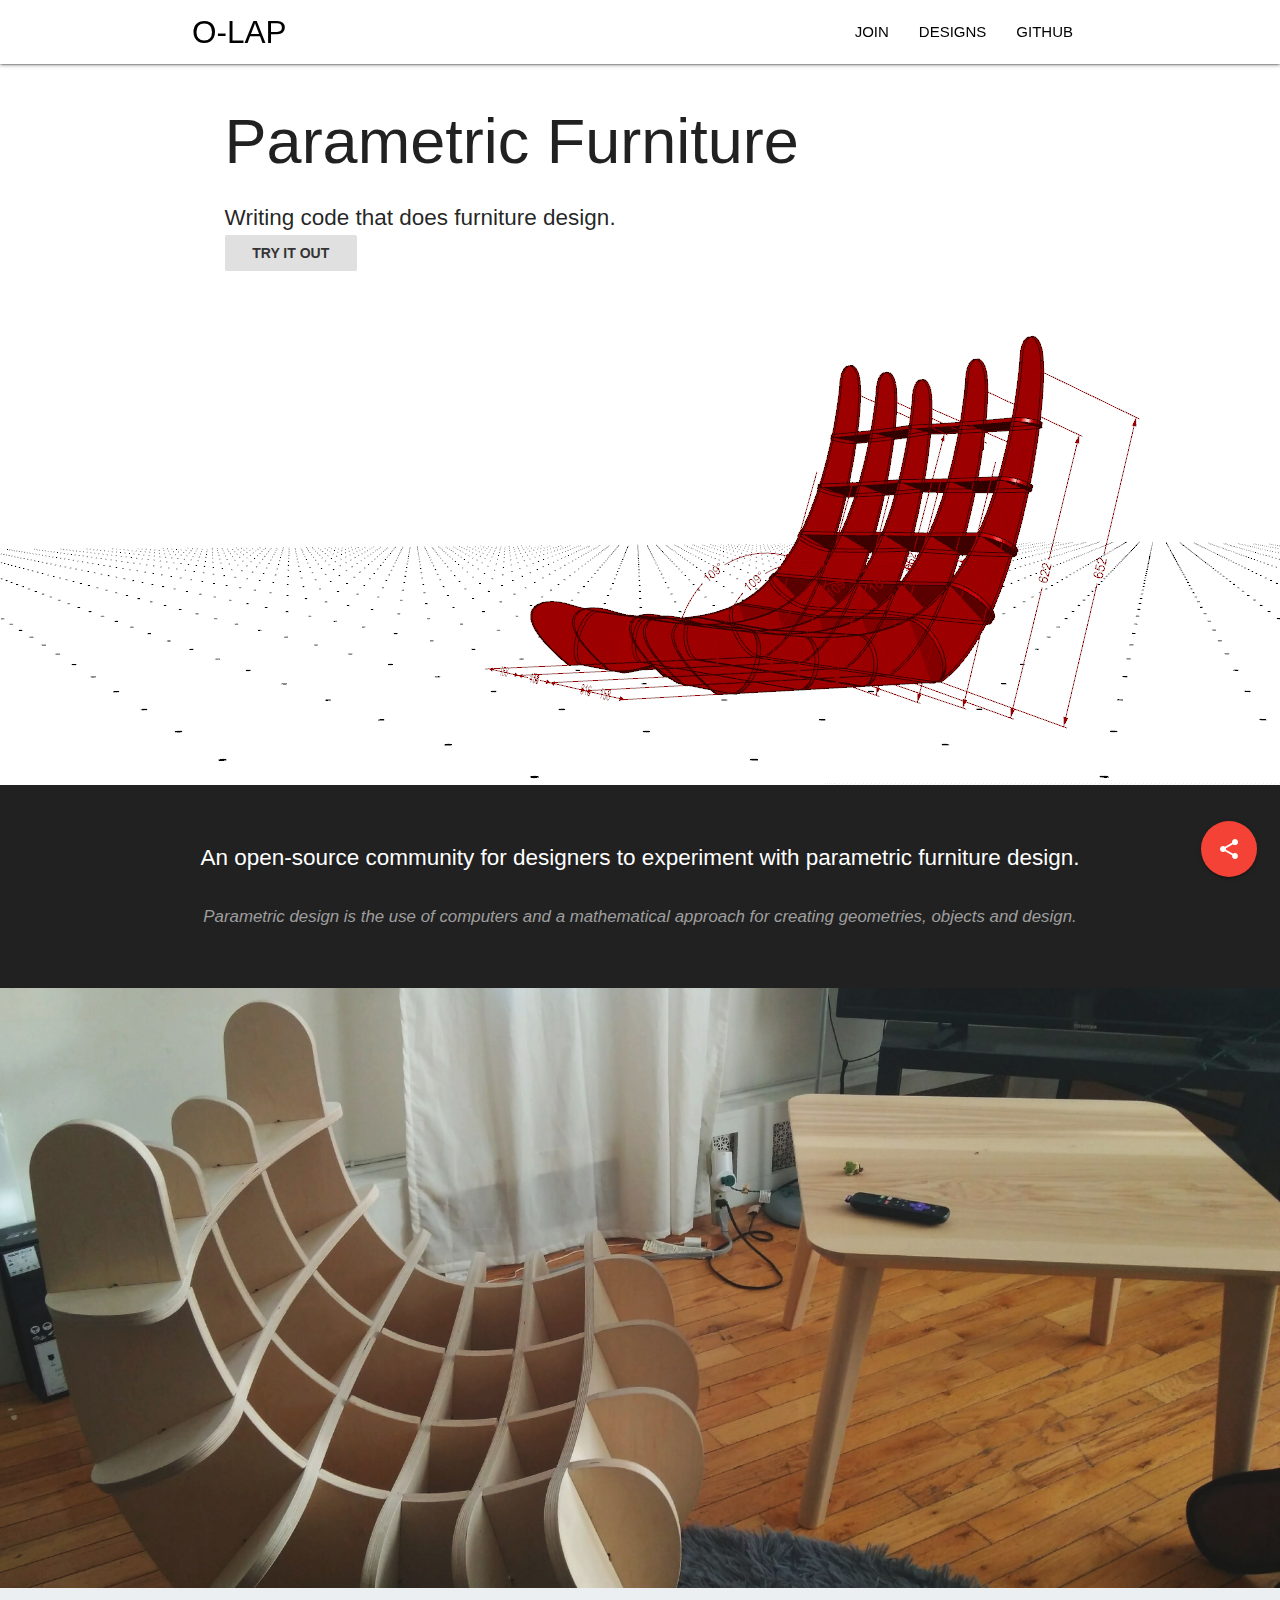
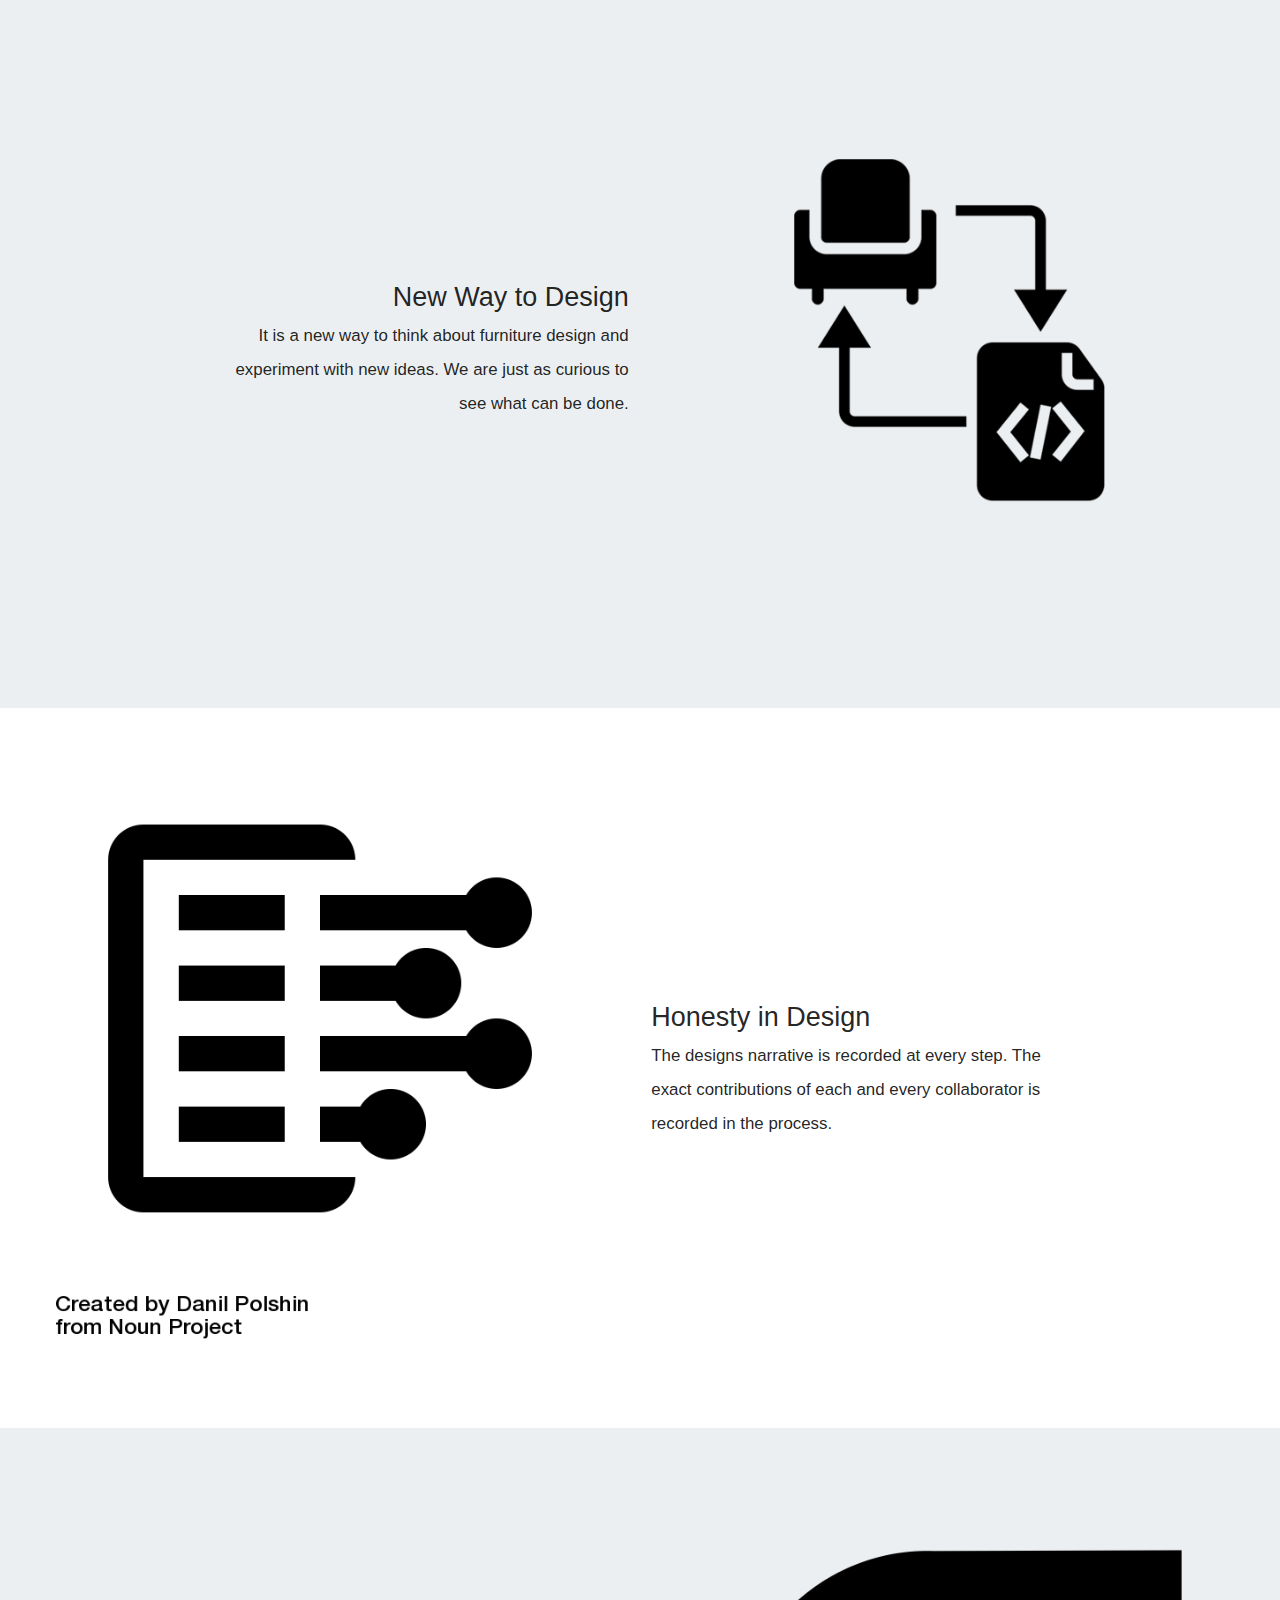
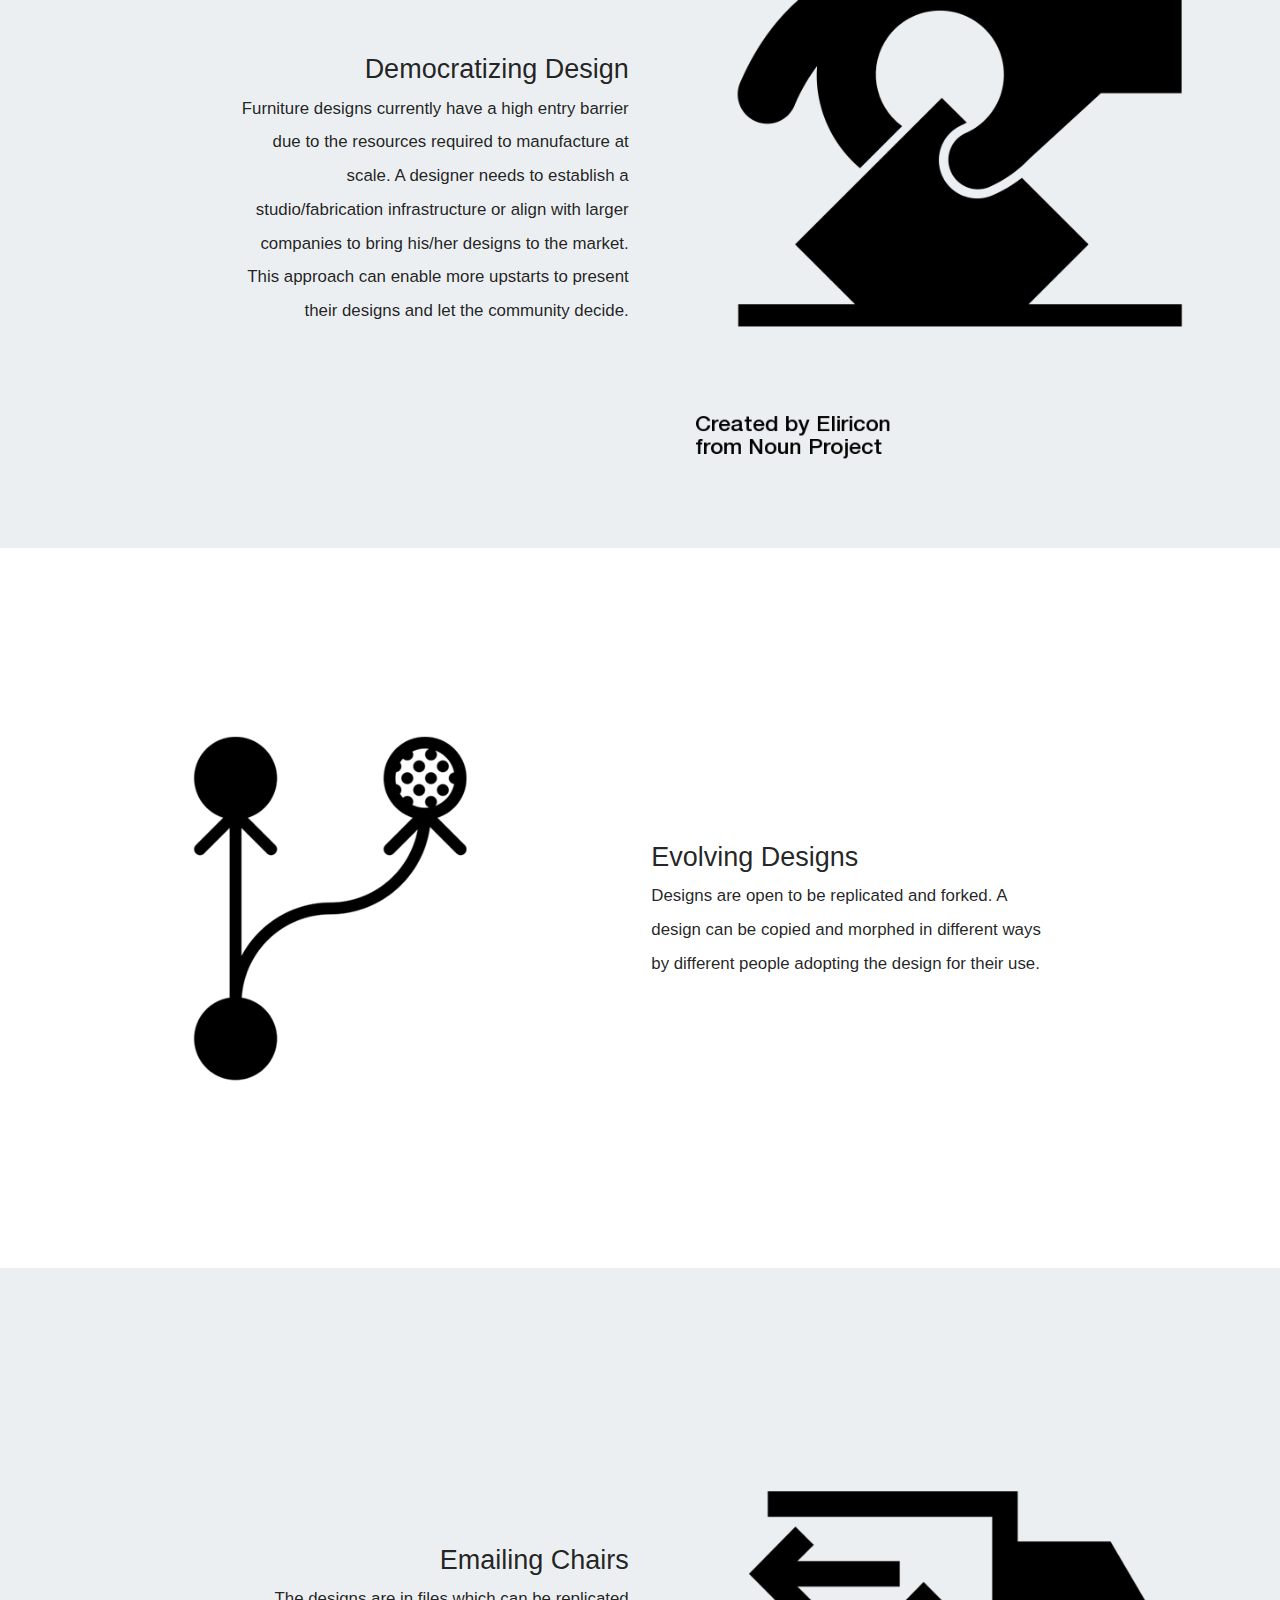
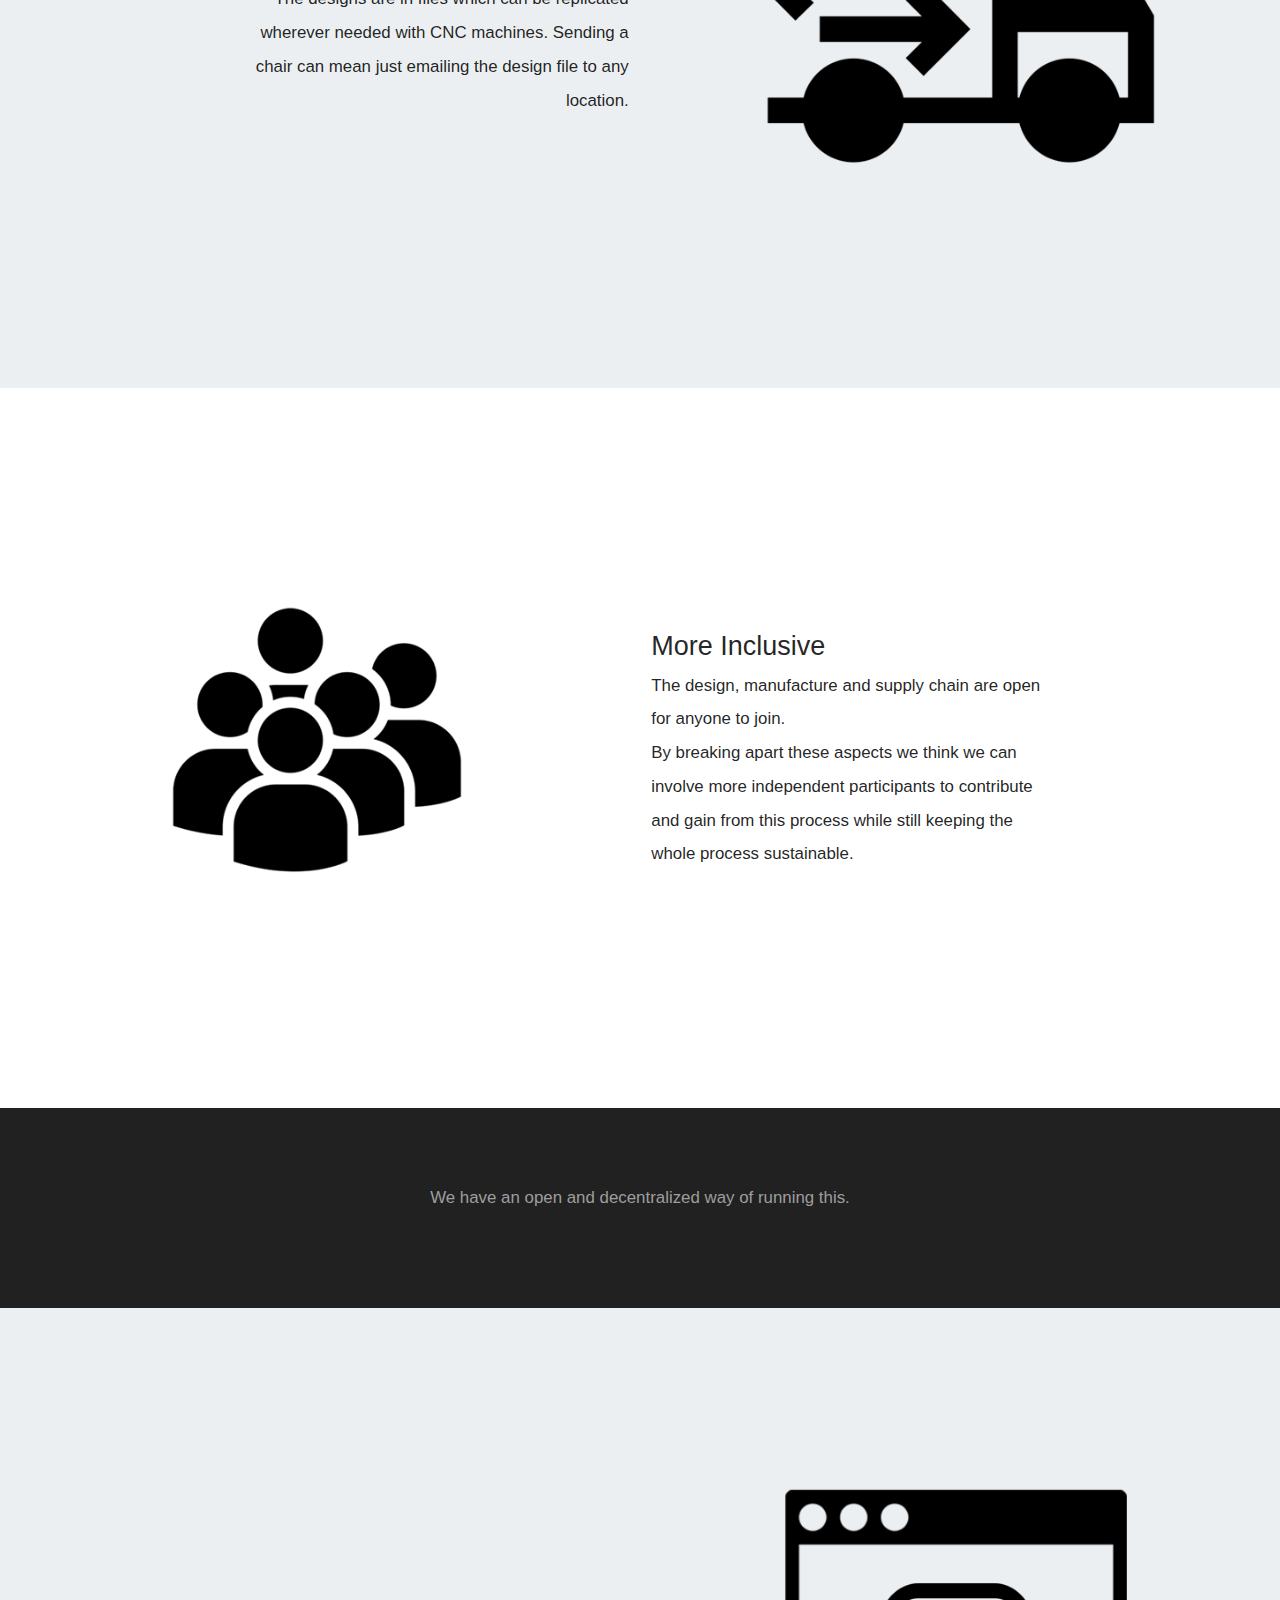
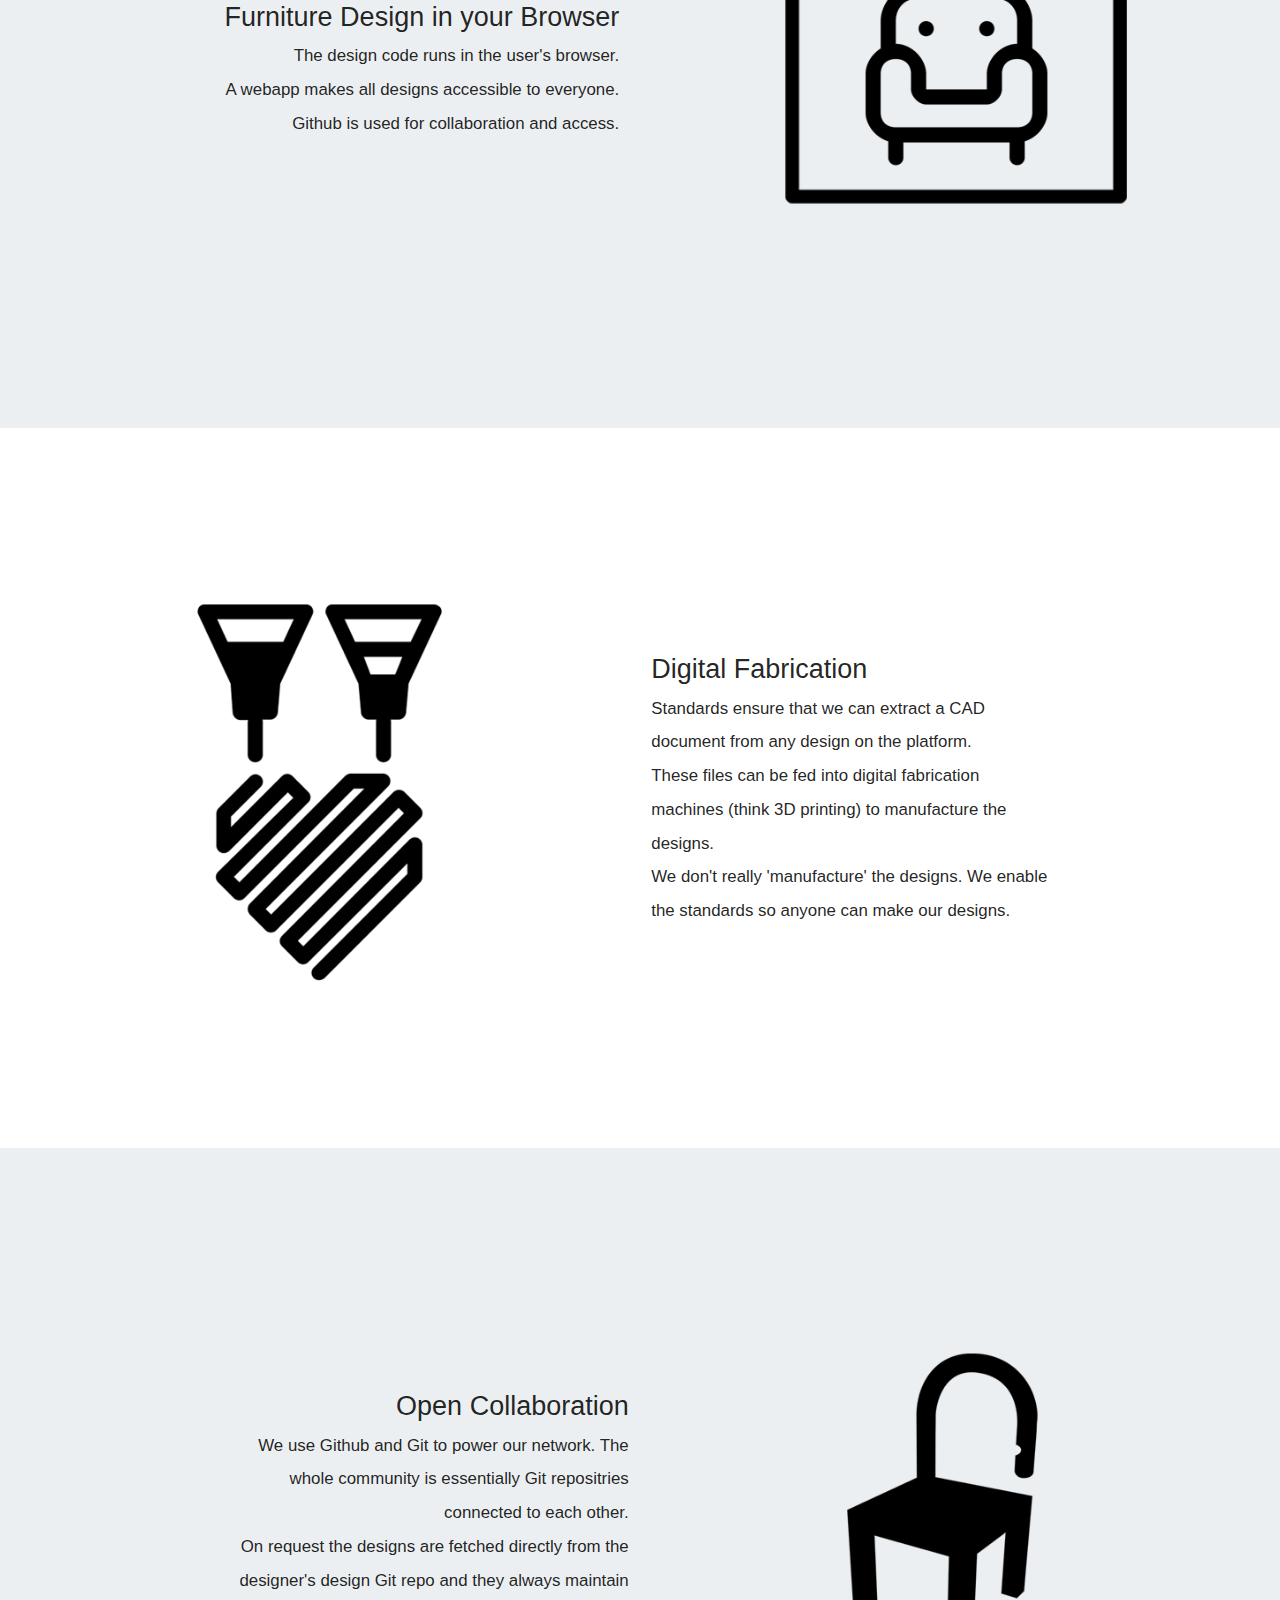
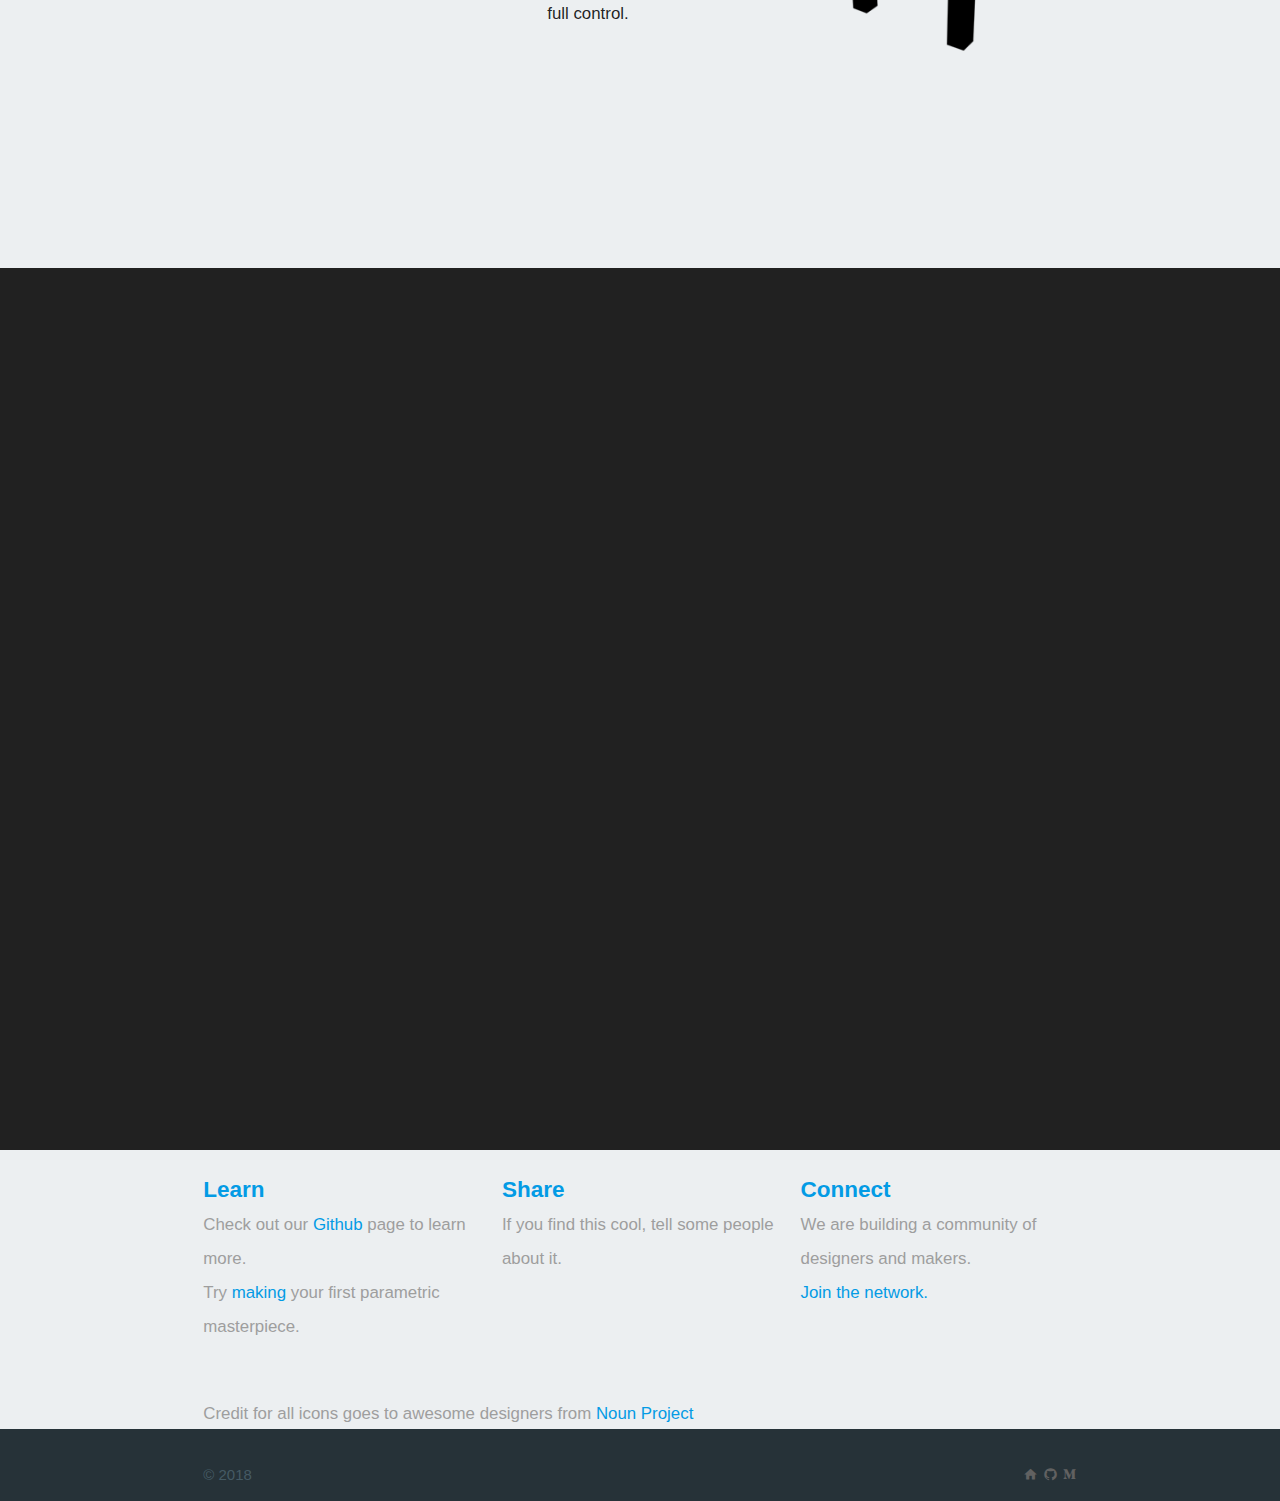
<file: index.html>
<!DOCTYPE html>
<html lang="en">
<head>
  <meta name="description" content="Open source community for parametric furniture designs.">
  <meta http-equiv="Content-Type" content="text/html; charset=UTF-8"/>
  <meta name="viewport" content="width=device-width, initial-scale=1, maximum-scale=1.0"/>
  <!-- Global site tag (gtag.js) - Google Analytics -->
  <script async src="https://www.googletagmanager.com/gtag/js?id=UA-108798285-2"></script>
  <script>
    window.dataLayer = window.dataLayer || [];
    function gtag(){dataLayer.push(arguments);}
    gtag('js', new Date());

    gtag('config', 'UA-108798285-2');
  </script>
  <title>O-LAP | Parametric Furniture</title>

  <link rel="apple-touch-icon" sizes="180x180" href="./favicon/apple-touch-icon.png">
  <link rel="icon" type="image/png" sizes="32x32" href="./favicon/favicon-32x32.png">
  <link rel="icon" type="image/png" sizes="16x16" href="./favicon/favicon-16x16.png">
  <link rel="manifest" href="/favicon/site.webmanifest">
  <link rel="mask-icon" href="/favicon/safari-pinned-tab.svg" color="#5bbad5">
  <meta name="msapplication-TileColor" content="#da532c">
  <meta name="theme-color" content="#ffffff">

  <!-- CSS  -->
  <link href="https://fonts.googleapis.com/icon?family=Material+Icons" rel="stylesheet">
  <link href="olap/css/materialize.min.css" type="text/css" rel="stylesheet" media="screen,projection"/>
  <link href="olap/css/style.css" type="text/css" rel="stylesheet" media="screen,projection"/>
  <link href="olap/css/materialdesignicons.min.css" media="all" rel="stylesheet" type="text/css" />
</head>
<body class="blue-grey lighten-5">
<main>



  <div class="navbar-fixed">
    <nav class="white">
      <div class="container">
        <div class="nav-wrapper">
          <a href="index.html" class="brand-logo black-text">O-LAP</a>
          <a href="#" data-target="mobile-demo" class="sidenav-trigger"><i class="material-icons black-text">menu</i></a>
          <ul class="right hide-on-med-and-down">
            <li><a href="https://docs.google.com/forms/d/e/1FAIpQLSdqJqUi4hFZ2Bkn1Z5ugCe2EtRfUCQTgL9GThK8CKvXKP6F1Q/viewform" target="_blank" class="black-text">JOIN</a></li>
            <li><a href="designs.html" class="black-text">DESIGNS</a></li>
            <li><a href="https://github.com/O-LAP/home" target="_blank" class="black-text">GITHUB</a></li>
          </ul>
        </div>
      </div>
    </nav>
  </div>

  <ul class="sidenav" id="mobile-demo">
    <li><a href="index.html">HOME</a></li>
    <li><a href="https://github.com/O-LAP/home">GITHUB</a></li>
    <li><a href="designs.html">DESIGNS</a></li>
    <li><a href="https://docs.google.com/forms/d/e/1FAIpQLSdqJqUi4hFZ2Bkn1Z5ugCe2EtRfUCQTgL9GThK8CKvXKP6F1Q/viewform">JOIN</a></li>
  </ul>



  <div class="divider"></div>


  <div class="large-text">
    <div class="ht-720 white" id="banner">
      <div class="row">
          <div class="col l2"></div>
          <div class="col l6 left">
            <h1 class="header light">Parametric Furniture</h1>
            <span class="">Writing code that does furniture design.</span></br>
            <a class="waves-effect waves-dark btn-flat grey lighten-2" href="https://o-lap.org/app.html?a=amitlzkpa&r=o-lap_plato">&nbsp;&nbsp;&nbsp;<b>TRY IT OUT</b>&nbsp;&nbsp;&nbsp;</a>
          </div>
          <div class="l4"></div>
      </div>
    </div>






    <div class="row grey darken-4 valign-wrapper ht-200">
      <div class="col l12 m12 s12">
        <div class="center-align container">
          </br>
          <p class="white-text">An open-source community for designers to experiment with parametric furniture design.</p>
          <span class="grey-text"><small><i>Parametric design is the use of computers and a mathematical approach for creating geometries, objects and design.</i></small></p>
          </br>
        </div>
      </div>
    </div>





    <div class="slider ht-600">
      <ul class="slides">
        <li>
          <img src="./imgs/chair_01.jpg">
        </li>
        <li>
          <img src="./imgs/chair_02.jpg">
        </li>
        <li>
          <img src="./imgs/chair_03.jpg">
        </li>
      </ul>
    </div>









    <div class="row hide-on-med-and-down">
      <div class="col l4 offset-l2 right-align">
        <div class="valign-wrapper ht-720">
          <div class="valign">
            <p>
              <big>New Way to Design</big></br>
              <small>It is a new way to think about furniture design and experiment with new ideas. We are just as curious to see what can be done.</small>
            </p>
          </div>
        </div>
      </div>
      <div class="col l6 left">
        <div class="valign-wrapper ht-720">
          <div class="valign">
            <img src="./imgs/noun_281574_cc-noun_1678025_cc.png" class="responsive-img" />
          </div>
        </div>
      </div>
    </div>

    <div class="row hide-on-large-only ht-720 valign-wrapper">
      <div class="valign">
        <div class="col l12 center-align">
          <p>
            <big>New Way to Design</big></br>
            <small>It is a new way to think about furniture design and experiment with new ideas. We are just as curious to see what can be done.</small>
          </p>
        </div>
        <div class="col l12 center-align">
          <img src="./imgs/noun_281574_cc-noun_1678025_cc.png" class="responsive-img" />
        </div>
      </div>
    </div>







    <div class="row hide-on-med-and-down white">
      <div class="col l6">
        <div class="valign-wrapper ht-720 right">
          <div class="valign">
            <img src="./imgs/noun_1375883_cc.png" class="responsive-img" />
          </div>
        </div>
      </div>
      <div class="col l4 left-align">
        <div class="valign-wrapper ht-720">
          <div class="valign">
            <p>
              <big>Honesty in Design</big></br>
              <small>The designs narrative is recorded at every step. The exact contributions of each and every collaborator is recorded in the process.</small>
            </p>
          </div>
        </div>
      </div>
    </div>

    <div class="row hide-on-large-only ht-720 valign-wrapper white">
      <div class="valign">
        <div class="col l12 center-align">
          <p>
            <big>Honesty in Design</big></br>
            <small>The designs narrative is recorded at every step. The exact contributions of each and every collaborator is recorded in the process.</small>
          </p>
        </div>
        <div class="col l12 center-align">
          <img src="./imgs/noun_1375883_cc.png" class="responsive-img" />
        </div>
      </div>
    </div>







    <div class="row hide-on-med-and-down">
      <div class="col l4 offset-l2 right-align">
        <div class="valign-wrapper ht-720">
          <div class="valign">
            <p>
              <big>Democratizing Design</big></br>
              <small>Furniture designs currently have a high entry barrier due to the resources required to manufacture at scale. A designer needs to establish a studio/fabrication infrastructure or align with larger companies to bring his/her designs to the market.</br>This approach can enable more upstarts to present their designs and let the community decide.</small>
            </p>
          </div>
        </div>
      </div>
      <div class="col l6 left">
        <div class="valign-wrapper ht-720">
          <div class="valign">
            <img src="./imgs/noun_835994_cc.png" class="responsive-img" />
          </div>
        </div>
      </div>
    </div>

    <div class="row hide-on-large-only ht-720 valign-wrapper">
      <div class="valign">
        <div class="col l12 center-align">
          <p>
            <big>Democratizing Design</big></br>
            <small>Furniture designs currently have a high entry barrier due to the resources required to manufacture at scale. A designer needs to establish a studio/fabrication infrastructure or align with larger companies to bring his/her designs to the market.</br>This approach can enable more upstarts to present their designs and let the community decide.</small>
          </p>
        </div>
        <div class="col l12 center-align">
          <img src="./imgs/noun_835994_cc.png" class="responsive-img" />
        </div>
      </div>
    </div>







    <div class="row hide-on-med-and-down white">
      <div class="col l6">
        <div class="valign-wrapper ht-720 right">
          <div class="valign">
            <img src="./imgs/noun_269029_cc.png" class="responsive-img" />
          </div>
        </div>
      </div>
      <div class="col l4 left-align">
        <div class="valign-wrapper ht-720">
          <div class="valign">
            <p>
              <big>Evolving Designs</big></br>
              <small>Designs are open to be replicated and forked. A design can be copied and morphed in different ways by different people adopting the design for their use.</small>
            </p>
          </div>
        </div>
      </div>
    </div>

    <div class="row hide-on-large-only ht-720 valign-wrapper white">
      <div class="valign">
        <div class="col l12 center-align">
          <p>
            <big>Evolving Designs</big></br>
            <small>Designs are open to be replicated and forked. A design can be copied and morphed in different ways by different people adopting the design for their use.</small>
          </p>
        </div>
        <div class="col l12 center-align">
          <img src="./imgs/noun_269029_cc.png" class="responsive-img" />
        </div>
      </div>
    </div>







    <div class="row hide-on-med-and-down">
      <div class="col l4 offset-l2 right-align">
        <div class="valign-wrapper ht-720">
          <div class="valign">
            <p>
              <big>Emailing Chairs</big></br>
              <small>The designs are in files which can be replicated wherever needed with CNC machines. Sending a chair can mean just emailing the design file to any location.</small>
            </p>
          </div>
        </div>
      </div>
      <div class="col l6 left">
        <div class="valign-wrapper ht-720">
          <div class="valign">
            <img src="./imgs/noun_1401881_cc.png" class="responsive-img" />
          </div>
        </div>
      </div>
    </div>

    <div class="row hide-on-large-only ht-720 valign-wrapper">
      <div class="valign">
        <div class="col l12 center-align">
          <p>
            <big>Emailing Chairs</big></br>
            <small>The designs are in files which can be replicated wherever needed with CNC machines. Sending a chair can mean just emailing the design file to any location.</small>
          </p>
        </div>
        <div class="col l12 center-align">
          <img src="./imgs/noun_1401881_cc.png" class="responsive-img" />
        </div>
      </div>
    </div>







      <div class="row hide-on-med-and-down white">
        <div class="col l6">
          <div class="valign-wrapper ht-720 right">
            <div class="valign">
              <img src="./imgs/noun_1577857_cc.png" class="responsive-img" />
            </div>
          </div>
        </div>
        <div class="col l4 left-align">
          <div class="valign-wrapper ht-720">
            <div class="valign">
              <p>
                <big>More Inclusive</big></br>
                <small>The design, manufacture and supply chain are open for anyone to join.</br>By breaking apart these aspects we think we can involve more independent participants to contribute and gain from this process while still keeping the whole process sustainable.</small>
              </p>
            </div>
          </div>
        </div>
      </div>

      <div class="row hide-on-large-only ht-720 valign-wrapper white">
        <div class="valign">
          <div class="col l12 center-align">
            <p>
              <big>More Inclusive</big></br>
              <small>The design, manufacture and supply chain are open for anyone to join.</br>By breaking apart these aspects we think we can involve more independent participants to contribute and gain from this process while still keeping the whole process sustainable.</small>
            </p>
          </div>
          <div class="col l12 center-align">
            <img src="./imgs/noun_1577857_cc.png" class="responsive-img" />
          </div>
        </div>
      </div>






      <div class="row grey darken-4 valign-wrapper ht-200">
        <div class="col l12 m12 s12">
          <div class="center-align container">
            <span class="grey-text"><small>We have an open and decentralized way of running this.</small></p>
          </div>
        </div>
      </div>






      <div class="row hide-on-med-and-down">
        <div class="col l4 offset-l2 right-align">
          <div class="valign-wrapper ht-720">
            <div class="valign">
              <p>
                <big>Furniture Design in your Browser</big></br>
                <small>The design code runs in the user's browser.</br>A webapp makes all designs accessible to everyone.</br>Github is used for collaboration and access.</small>
              </p>
            </div>
          </div>
        </div>
        <div class="col l6 left">
          <div class="valign-wrapper ht-720">
            <div class="valign">
              <img src="./imgs/noun_288306_cc-noun_562264_cc.png" class="responsive-img" />
            </div>
          </div>
        </div>
      </div>

      <div class="row hide-on-large-only ht-720 valign-wrapper">
        <div class="valign">
          <div class="col l12 center-align">
            <p>
              <big>Furniture Design in your Browser</big></br>
              <small>The design code runs in the user's browser.</br>A webapp makes all designs accessible to everyone.</br>Github is used for collaboration and access.</small>
            </p>
          </div>
          <div class="col l12 center-align">
            <img src="./imgs/noun_288306_cc-noun_562264_cc.png" class="responsive-img" />
          </div>
        </div>
      </div>







    <div class="row hide-on-med-and-down white">
      <div class="col l6">
        <div class="valign-wrapper ht-720 right">
          <div class="valign">
            <img src="./imgs/noun_244107_cc.png" class="responsive-img" />
          </div>
        </div>
      </div>
      <div class="col l4 left-align">
        <div class="valign-wrapper ht-720">
          <div class="valign">
            <p>
              <big>Digital Fabrication</big></br>
              <small>Standards ensure that we can extract a CAD document from any design on the platform.</br>These files can be fed into digital fabrication machines (think 3D printing) to manufacture the designs.</br>We don't really 'manufacture' the designs. We enable the standards so anyone can make our designs.</small>
            </p>
          </div>
        </div>
      </div>
    </div>

    <div class="row hide-on-large-only ht-720 valign-wrapper white">
      <div class="valign">
        <div class="col l12 center-align">
          <p>
            <big>Digital Fabrication</big></br>
            <small>Standards ensure that we can extract a CAD document from any design on the platform.</br>These files can be fed into digital fabrication machines (think 3D printing) to manufacture the designs.</br>We don't really 'manufacture' the designs. We enable the standards so anyone can make our designs.</small>
          </p>
        </div>
        <div class="col l12 center-align">
          <img src="./imgs/noun_244107_cc.png" class="responsive-img" />
        </div>
      </div>
    </div>






    <div class="row hide-on-med-and-down">
      <div class="col l4 offset-l2 right-align">
        <div class="valign-wrapper ht-720">
          <div class="valign">
            <p>
              <big>Open Collaboration</big></br>
              <small>We use Github and Git to power our network. The whole community is essentially Git repositries connected to each other.</br>On request the designs are fetched directly from the designer's design Git repo and they always maintain full control.</small>
            </p>
          </div>
        </div>
      </div>
      <div class="col l6 left">
        <div class="valign-wrapper ht-720">
          <div class="valign">
            <img src="./imgs/noun_198033.png" class="responsive-img" />
          </div>
        </div>
      </div>
    </div>

    <div class="row hide-on-large-only ht-720 valign-wrapper">
      <div class="valign">
        <div class="col l12 center-align">
          <p>
            <big>Open Collaboration</big></br>
            <small>We use Github and Git to power our network. The whole community is essentially Git repositries connected to each other.</br>On request the designs are fetched directly from the designer's design Git repo and they always maintain full control.</small>
          </p>
        </div>
        <div class="col l12 center-align">
          <img src="./imgs/noun_198033.png" class="responsive-img" />
        </div>
      </div>
    </div>









    <div class="row grey darken-4 valign-wrapper ht-400 hoverable">
      <div class="col l12 m12 s12">
        <div class="center-align container">
          </br>
          <iframe src="https://docs.google.com/forms/d/e/1FAIpQLSfy9YA9SG-hJ3Qmfco-t09LYRmuNkI2kr-lncZJCUwCCptpyg/viewform?embedded=true" width="100%" height="839" frameborder="0" marginheight="0" marginwidth="0">Loading...</iframe>
        </div>
      </div>
    </div>




    <div class="container">
      <div class="row">

        <div class="col l4 m12 s12">
          <p class="grey-text ht-200">
            <b><a href="https://github.com/O-LAP/home">Learn</a></b></br>
            <small>Check out our <a href="https://github.com/O-LAP/home">Github</a> page to learn more.</br>Try <a href="https://medium.com/@olapdesign/o-lap-community-for-making-furniture-with-javascript-413fcb808608">making</a> your first parametric masterpiece.</small>
          </p>
        </div>


        <div class="col l4 m12 s12">
          <p class="grey-text ht-200">
            <b><a href="https://o-lap.org/">Share</a></b></br>
            <small>If you find this cool, tell some people about it.</small>
          </p>
        </div>


        <div class="col l4 m12 s12">
          <p class="grey-text ht-200">
            <b><a href="https://docs.google.com/forms/d/e/1FAIpQLSdqJqUi4hFZ2Bkn1Z5ugCe2EtRfUCQTgL9GThK8CKvXKP6F1Q/viewform?usp=sf_link">Connect</a></b></br>
            <small>We are building a community of designers and makers.</br><a href="https://docs.google.com/forms/d/e/1FAIpQLSdqJqUi4hFZ2Bkn1Z5ugCe2EtRfUCQTgL9GThK8CKvXKP6F1Q/viewform?usp=sf_link">Join the network.</a></small>
          </p>
        </div>

      </div>


      <div class="row">
        <div class="col l12 m12 s12">
          <ul id="nounartists" class="dropdown-content">
            <li class="blue-grey-text">I Putu Kharasmayadi</li>
            <li class="blue-grey-text">Vectors Market</li>
            <li class="blue-grey-text">Danil Polshin</li>
            <li class="blue-grey-text">Eliricon</li>
            <li class="blue-grey-text">Ben Davis</li>
            <li class="blue-grey-text">Ananth</li>
            <li class="blue-grey-text">Wawan Hermawan</li>
            <li class="blue-grey-text">Xinh Studio</li>
            <li class="blue-grey-text">✦ Shmidt Sergey ✦</li>
            <li class="blue-grey-text">Bohdan Burmich</li>
            <li class="blue-grey-text">Nicolas Weidinger</li>
          </ul>



          <small class="grey-text">Credit for all icons goes to awesome designers from <a class="dropdown-trigger" href="#!" data-target="nounartists">Noun Project</a></small>
        </div>
      </div>



      
    </div>





    <div class="fixed-action-btn">
      <a class="btn-floating btn-large red">
        <i class="large material-icons">share</i>
      </a>
      <ul>

        <li>
          <a href="https://facebook.com/sharer/sharer.php?u=https%3A%2F%2Fo-lap.org" target="_blank">
            <i class="mdi mdi-facebook grey-text"></i>
          </a>
        </li>

        <li>
          <a href="https://plus.google.com/share?url=https%3A%2F%2Fo-lap.org" target="_blank">
            <i class="mdi mdi-google-plus grey-text"></i>
          </a>
        </li>

        <li>
          <a href="https://www.tumblr.com/widgets/share/tool?posttype=link&amp;title=Check%20out%20how%20some%20people%20are%20making%20furniture%20using%20JavaScript&amp;caption=Check%20out%20how%20some%20people%20are%20making%20furniture%20using%20JavaScript&amp;content=https%3A%2F%2Fo-lap.org&amp;canonicalUrl=https%3A%2F%2Fo-lap.org&amp;shareSource=tumblr_share_button" target="_blank">
            <i class="mdi mdi-tumblr grey-text"></i>
          </a>
        </li>

        <li>
          <a href="https://pinterest.com/pin/create/button/?url=https%3A%2F%2Fo-lap.org&amp;media=https%3A%2F%2Fo-lap.org&amp;description=Check%20out%20how%20some%20people%20are%20making%20furniture%20using%20JavaScript" target="_blank">
            <i class="mdi mdi-pinterest grey-text"></i>
          </a>
        </li>

        <li>
          <a href="whatsapp://send?text=Check%20out%20how%20some%20people%20are%20making%20furniture%20using%20JavaScript%20https%3A%2F%2Fo-lap.org" target="_blank">
            <i class="mdi mdi-whatsapp grey-text"></i>
          </a>
        </li>

        <li>
          <a href="https://github.com/O-LAP/home" target="_blank">
            <i class="mdi mdi-github-circle grey-text"></i>
          </a>
        </li>

        <li>
          <a href="https://www.reddit.com/submit" target="_blank">
            <i class="mdi mdi-reddit grey-text"></i>
          </a>
        </li>

        <li>
          <a href="https://twitter.com/intent/tweet/?text=Check%20out%20how%20some%20people%20are%20making%20furniture%20using%20JavaScript&amp;url=https%3A%2F%2Fo-lap.org" target="_blank">
            <i class="mdi mdi-twitter grey-text"></i>
          </a>
        </li>

      </ul>
    </div>
  </div>





  <!--  Scripts-->
  <script src="olap/js/materialize/jquery-3.3.1.min.js"></script>
  <script src="olap/js/materialize/materialize.min.js"></script>
  <script src="olap/js/materialize/init.js"></script>

  </main>
  </body>


  <footer class="page-footer blue-grey darken-4">
    <div class="container">
      <div class="row">

        <div class="col l9 m6">
          <p class="blue-grey-text text-darken-2">&copy; 2018</p>
        </div>

        <div class="col l3 m6">
          <p class="right">
            <a href="index.html"><i class="mdi mdi-home grey-text text-darken-2"></i></a>
            <a href="https://github.com/O-LAP/home" target="_blank"><i class="mdi mdi-github-circle grey-text text-darken-2"></i></a>
            <a href="https://medium.com/@olapdesign" target="_blank"><i class="mdi mdi-medium grey-text text-darken-2"></i></a>
          </p>
        </div>

      </div>
    </div>
  </footer>
</html>
</file>
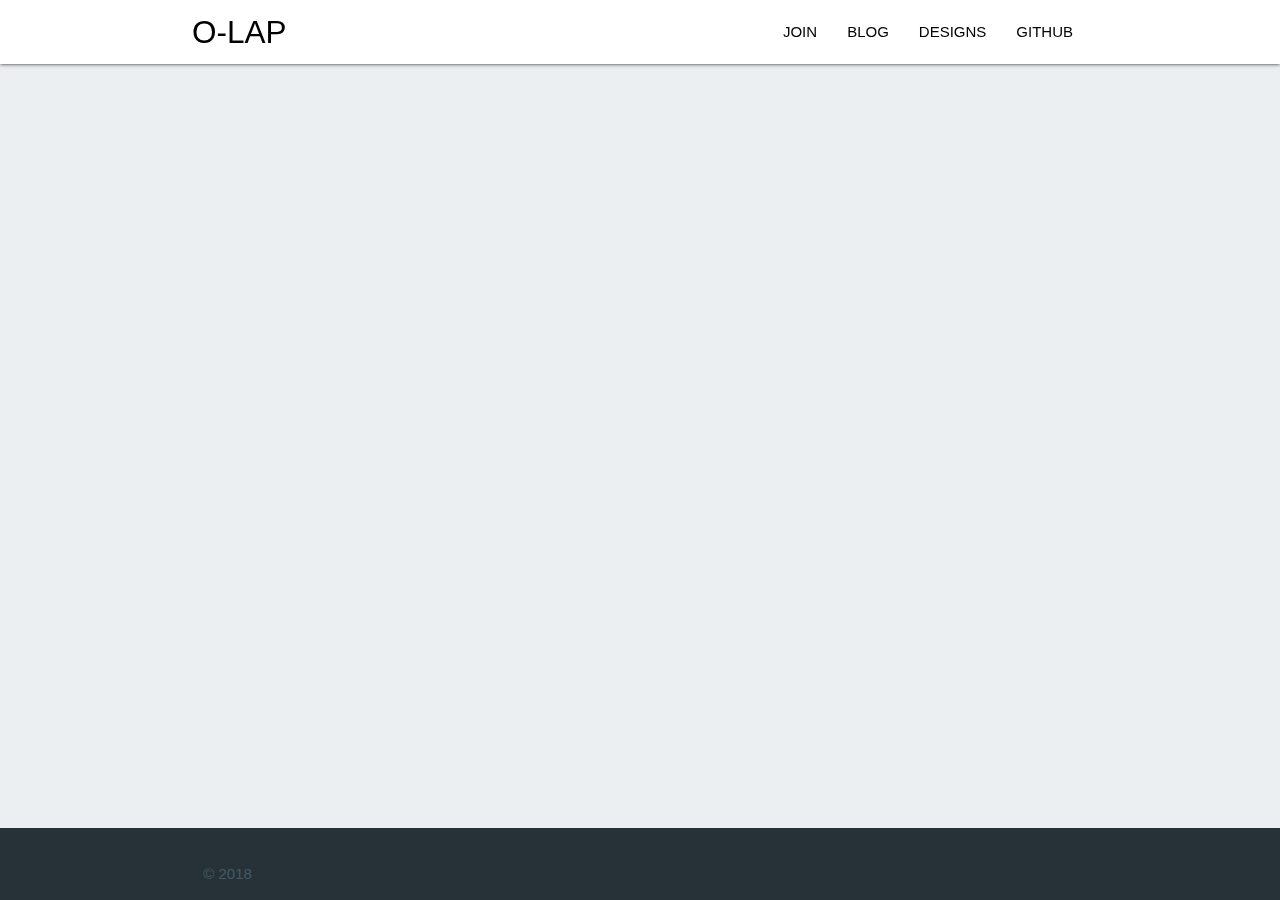
<file: designs.html>
<!DOCTYPE html>
<html lang="en">
  <head>
    <meta http-equiv="Content-Type" content="text/html; charset=UTF-8" />
    <meta
      name="viewport"
      content="width=device-width, initial-scale=1, maximum-scale=1.0"
    />
    <!-- Global site tag (gtag.js) - Google Analytics -->
    <script
      async
      src="https://www.googletagmanager.com/gtag/js?id=UA-108798285-2"
    ></script>
    <script>
      window.dataLayer = window.dataLayer || [];
      function gtag() {
        dataLayer.push(arguments);
      }
      gtag("js", new Date());

      gtag("config", "UA-108798285-2");
    </script>
    <title>O-LAP | Computational Furniture</title>

    <!-- CSS  -->
    <link
      href="https://fonts.googleapis.com/icon?family=Material+Icons"
      rel="stylesheet"
    />
    <link
      href="olap/css/materialize.min.css"
      type="text/css"
      rel="stylesheet"
      media="screen,projection"
    />
    <link
      href="olap/css/style.css"
      type="text/css"
      rel="stylesheet"
      media="screen,projection"
    />
  </head>

  <body class="blue-grey lighten-5 no-scroll">
    <main>
      <div class="navbar-fixed">
        <nav class="white">
          <div class="container">
            <div class="nav-wrapper">
              <a href="index.html" class="brand-logo black-text">O-LAP</a>
              <a href="#" data-target="mobile-demo" class="sidenav-trigger"
                ><i class="material-icons black-text">menu</i></a
              >
              <ul class="right hide-on-med-and-down">
                <li>
                  <a
                    href="https://docs.google.com/forms/d/e/1FAIpQLSdqJqUi4hFZ2Bkn1Z5ugCe2EtRfUCQTgL9GThK8CKvXKP6F1Q/viewform"
                    target="_blank"
                    class="black-text"
                    >JOIN</a
                  >
                </li>
                <li>
                  <a
                    href="https://medium.com/@olapdesign"
                    target="_blank"
                    class="black-text"
                    >BLOG</a
                  >
                </li>
                <li><a href="designs.html" class="black-text">DESIGNS</a></li>
                <li>
                  <a
                    href="https://github.com/O-LAP/home"
                    target="_blank"
                    class="black-text"
                    >GITHUB</a
                  >
                </li>
              </ul>
            </div>
          </div>
        </nav>
      </div>

      <ul class="sidenav" id="mobile-demo">
        <li><a href="index.html">HOME</a></li>
        <li><a href="https://medium.com/@olapdesign">BLOG</a></li>
        <li><a href="https://github.com/O-LAP/home">GITHUB</a></li>
        <li><a href="designs.html">DESIGNS</a></li>
        <li>
          <a
            href="https://docs.google.com/forms/d/e/1FAIpQLSdqJqUi4hFZ2Bkn1Z5ugCe2EtRfUCQTgL9GThK8CKvXKP6F1Q/viewform"
            >JOIN</a
          >
        </li>
      </ul>

      <div class="divider"></div>

      <div class="container">
        <div class="row">
          <div id="gall"></div>
        </div>
      </div>

      <!--  Scripts-->
      <script src="olap/js/materialize/jquery-3.3.1.min.js"></script>
      <script src="olap/js/materialize/materialize.min.js"></script>
      <script src="olap/js/materialize/init.js"></script>

      <script src="olap/js/three/three.js"></script>
      <script src="olap/js/three/verb.js"></script>
      <script src="olap/js/three/verbToThreeConversion.js"></script>
      <script src="olap/js/three/Detector.js"></script>
      <script src="olap/js/three/THREEx.FullScreen.js"></script>
      <script src="olap/js/three/THREEx.screenshot.js"></script>
      <script src="olap/js/three/THREEx.WindowResize.js"></script>
      <script src="olap/js/three/OrbitControls.js"></script>
      <script
        type="text/javascript"
        src="data/OLAP_DesignCollection.js"
      ></script>

      <div id="jsSandBox"></div>

      <script type="text/javascript" src="olap/js/LoadGallery.js"></script>
    </main>
  </body>

  <footer class="page-footer blue-grey darken-4">
    <div class="container">
      <div class="row">
        <div class="col l9 m12">
          <p class="blue-grey-text text-darken-2">&copy; 2018</p>
        </div>

        <div class="col l3 m12">
          <p class="right">
            <a href="index.html"
              ><i class="mdi mdi-home grey-text text-darken-2"></i
            ></a>
            <a href="https://github.com/O-LAP/home" target="_blank"
              ><i class="mdi mdi-github-circle grey-text text-darken-2"></i
            ></a>
            <a href="https://medium.com/@olapdesign" target="_blank"
              ><i class="mdi mdi-medium grey-text text-darken-2"></i
            ></a>
          </p>
        </div>
      </div>
    </div>
  </footer>
</html>
</file>
<file: olap/css/style.css>
/* Custom Stylesheet */
/**
 * Use this file to override Materialize files so you can update
 * the core Materialize files in the future
 *
 * Made By MaterializeCSS.com
 */

.icon-block {
  padding: 0 15px;
}
.icon-block .material-icons {
	font-size: inherit;
}


div.large-text {
	font-size: 1.5em;
}

.row {
	margin: 0px;
}


#banner {
	background-image: url('../../imgs/wide_banner.gif');
	background-repeat: no-repeat;
	background-size: cover;
	background-position: center; 
}


.ht-100 {
	min-height: 100px;
}


.ht-200 {
	min-height: 200px;
}


.ht-300 {
	min-height: 300px;
}


.ht-400 {
	min-height: 400px;
}


.ht-500 {
	min-height: 500px;
}


.ht-600 {
	min-height: 600px;
}


.mx-ht-500 {
	max-height: 500px;
	overflow-y: auto;
}


.ht-720 {
	min-height: 720px;
}



#download {
	background-color: #e0e0e0;
	width: 100%;
	border-radius: 2px;
	padding: 6px;
}
#download:hover {
	background-color: #bdbdbd;
}

.dl-divider {
	margin: 10px 0px 10px 0px;
}




#design-ui {
	height: 300px;
	overflow-x: hidden;
	overflow-y: auto;
}


#scene-ui {
	height: 100px;
}




.no-scroll {
	overflow-x: hidden;
	overflow-y: hidden;	
}





.tabs .tab a{
    color:#9e9e9e;
    background-color: #eceff1;
}
.tabs .tab a:hover {
    background-color: #eceff1;
	color:#212121;
}
.tabs .tab a.active {
	background-color: #cfd8dc;
	color:#212121;
}
.tabs .tab.disabled a,.tabs .tab.disabled a:hover {
	color:#cfd8dc;
}
.tabs .indicator {
	background-color:#616161;
}







#mc-embedded-subscribe{
	color: #FFFFFF;
	width: 300px;
	font-style: italic;
}


#mce-EMAIL {
	color: #FFFFFF;
	text-align: center;
}





body {
	display: flex;
	min-height: 100vh;
	flex-direction: column;
}

main {
	flex: 1 0 auto;
}
</file>
